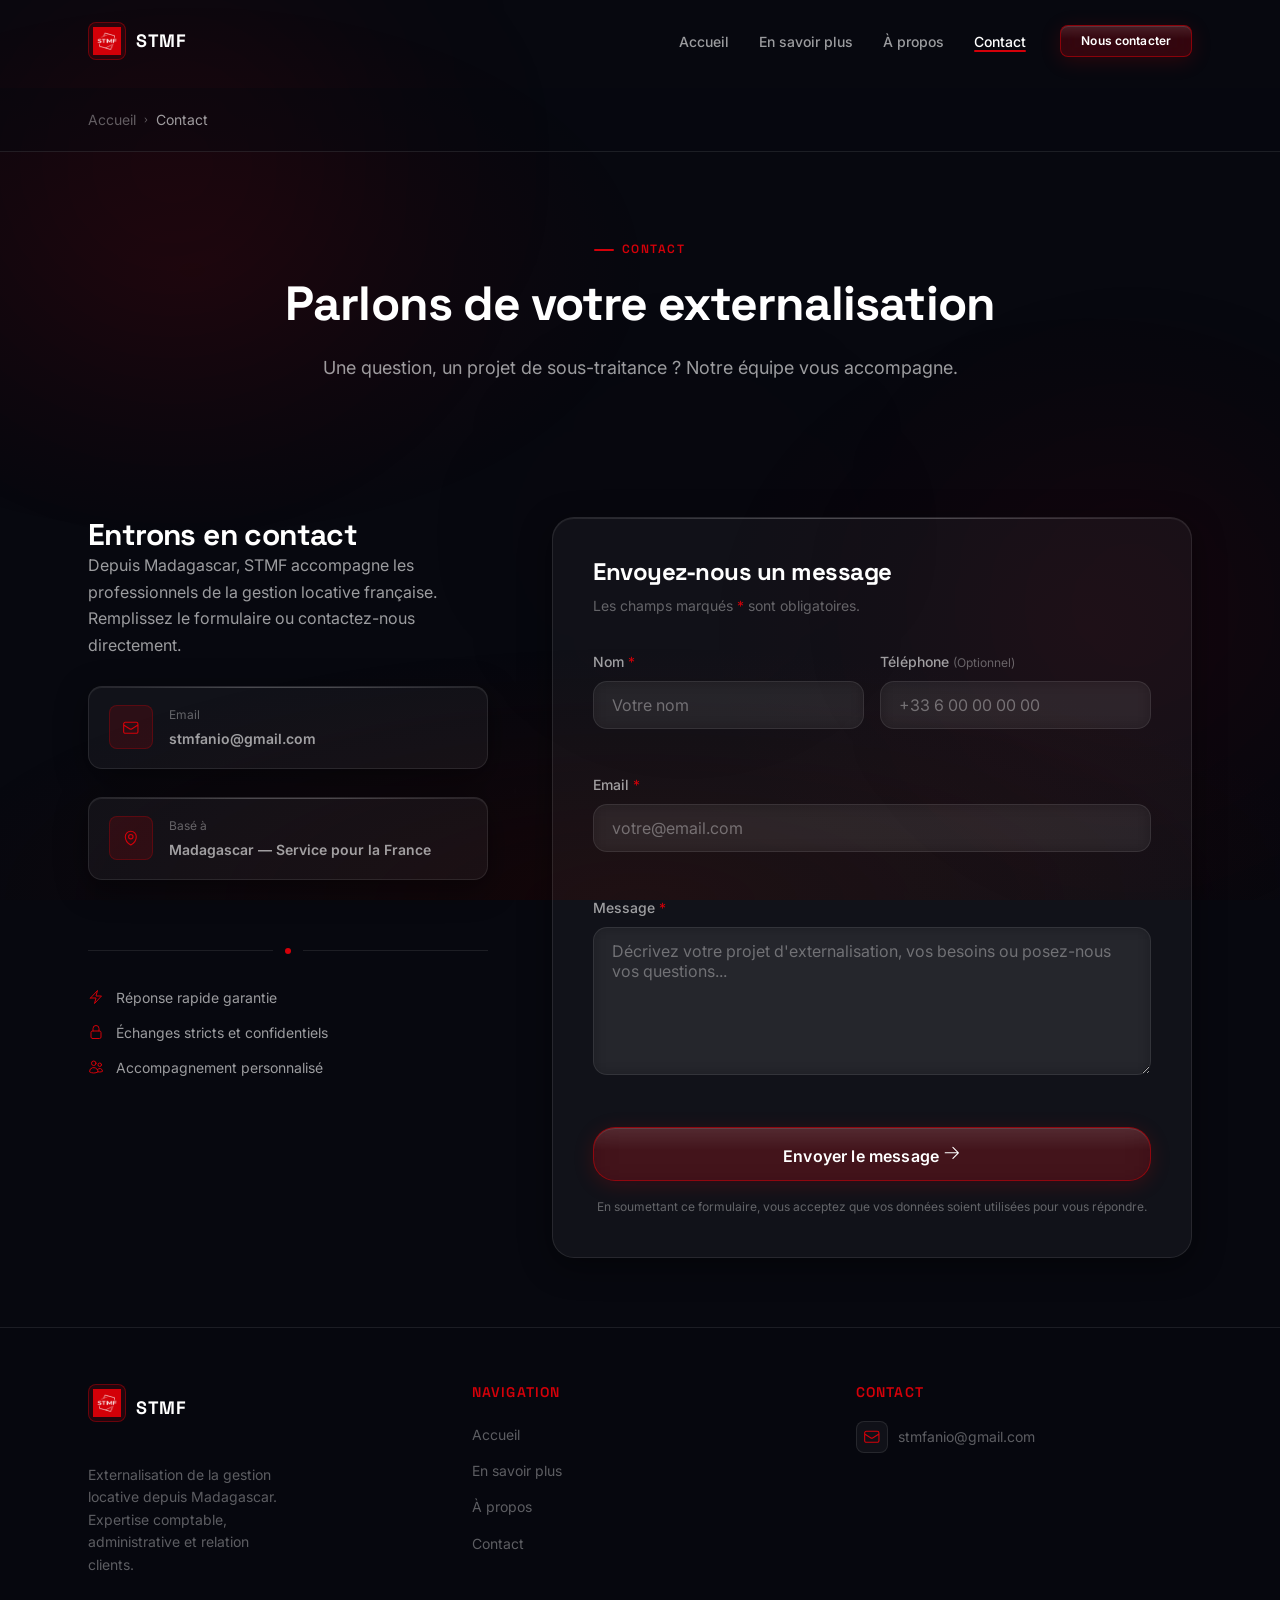
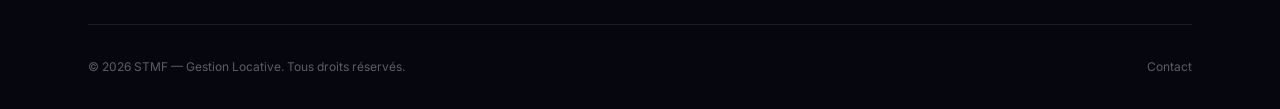
<file: contact.html>
<!DOCTYPE html>
<html lang="fr">
<head>
  <meta charset="UTF-8" />
  <meta name="viewport" content="width=device-width, initial-scale=1.0" />
  <meta http-equiv="X-UA-Compatible" content="IE=edge" />

  <!-- ─── SEO ─── -->
  <title>Contact — Parlons de votre externalisation | STMF Gestion Locative</title>
  <meta name="description" content="Contactez STMF pour un projet d'externalisation de gestion locative. Sous-traitance comptable, administrative ou relation clients : notre équipe à Madagascar répond à toutes vos questions." />
  <meta name="keywords" content="contact STMF gestion locative, externalisation gestion locative contact, sous-traitance comptable contact, devis externalisation immobilière" />
  <meta name="robots" content="index, follow" />
  <meta name="author" content="STMF — Gestion Locative" />
  <link rel="canonical" href="https://stmf-gestion-locative.com/contact.html" />

  <!-- ─── Open Graph ─── -->
  <meta property="og:type"        content="website" />
  <meta property="og:site_name"   content="STMF — Gestion Locative" />
  <meta property="og:url"         content="https://stmf-gestion-locative.com/contact.html" />
  <meta property="og:title"       content="Contact — Parlons de votre externalisation | STMF" />
  <meta property="og:description" content="Une question, un projet de sous-traitance ? L'équipe STMF vous répond." />
  <meta property="og:image"       content="https://res.cloudinary.com/kd5ujryr/image/upload/v1786178468/og-image-stmf_krdywx.png" />
  <meta property="og:locale"      content="fr_FR" />

  <!-- ─── Twitter Card ─── -->
  <meta name="twitter:card"        content="summary_large_image" />
  <meta name="twitter:title"       content="Contact — STMF Gestion Locative" />
  <meta name="twitter:description" content="Une question, un projet de sous-traitance ? L'équipe STMF vous répond." />
  <meta name="twitter:image"       content="https://res.cloudinary.com/kd5ujryr/image/upload/v1786178468/og-image-stmf_krdywx.png" />

  <!-- ─── Structured Data ─── -->
  <script type="application/ld+json">
  {
    "@context": "https://schema.org",
    "@type": "ContactPage",
    "url": "https://stmf-gestion-locative.com/contact.html",
    "name": "Contacter STMF — Gestion Locative",
    "description": "Page de contact de STMF pour tout projet d'externalisation de la gestion locative.",
    "mainEntity": {
      "@type": "ProfessionalService",
      "name": "STMF — Gestion Locative",
      "email": "stmfanio@gmail.com",
      "url": "https://stmf-gestion-locative.com",
      "address": {
        "@type": "PostalAddress",
        "addressCountry": "MG",
        "addressLocality": "Madagascar"
      },
      "areaServed": {"@type": "Country", "name": "France"}
    }
  }
  </script>
  <script type="application/ld+json">
  {
    "@context": "https://schema.org",
    "@type": "BreadcrumbList",
    "itemListElement": [
      {"@type": "ListItem", "position": 1, "name": "Accueil", "item": "https://stmf-gestion-locative.com/"},
      {"@type": "ListItem", "position": 2, "name": "Contact",  "item": "https://stmf-gestion-locative.com/contact.html"}
    ]
  }
  </script>

  <!-- ─── Favicons ─── -->
  <link rel="icon"             type="image/x-icon" href="assets/favicon/favicon.ico" />
  <link rel="icon"             type="image/png"    href="assets/favicon/favicon-32x32.png" sizes="32x32" />
  <link rel="icon"             type="image/png"    href="assets/favicon/favicon-16x16.png" sizes="16x16" />
  <link rel="apple-touch-icon"                     href="assets/favicon/apple-touch-icon.png" />
  <link rel="manifest"                             href="site.webmanifest" />
  <meta name="theme-color"    content="#d40009" />

  <link rel="preconnect" href="https://fonts.googleapis.com" />
  <link rel="preconnect" href="https://fonts.gstatic.com" crossorigin />

  <link rel="stylesheet" href="css/global.css" />
  <link rel="stylesheet" href="css/layout.css" />
  <link rel="stylesheet" href="css/components.css" />
  <link rel="stylesheet" href="css/animations.css" />
  <link rel="stylesheet" href="css/pages.css" />
</head>
<body>

<svg class="svg-filters" aria-hidden="true" focusable="false">
  <defs>
    <filter id="glass-distort" color-interpolation-filters="sRGB" x="-20%" y="-20%" width="140%" height="140%">
      <feTurbulence type="fractalNoise" baseFrequency="0.015 0.012" numOctaves="2" seed="4" result="noise"/>
      <feDisplacementMap in="SourceGraphic" in2="noise" scale="5" xChannelSelector="R" yChannelSelector="G"/>
    </filter>
  </defs>
</svg>

<div class="bg-orbs" aria-hidden="true">
  <div class="bg-orb bg-orb-1"></div>
  <div class="bg-orb bg-orb-2"></div>
  <div class="bg-orb bg-orb-3"></div>
</div>

<div class="site-wrap">

  <!-- ════ NAVBAR ════ -->
  <header>
    <nav class="navbar" id="navbar" role="navigation" aria-label="Navigation principale">
      <div class="container navbar__inner">
        <a href="index.html" class="navbar__brand" aria-label="STMF — Retour à l'accueil">
          <div class="brand-logo"><img src="assets/favicon/favicon-32x32.png" alt="Logo STMF" width="28" height="28" /></div>
          <span class="brand-name">STMF</span>
        </a>
        <div class="navbar__menu" role="menubar" aria-label="Liens de navigation">
          <ul class="nav-links" role="none">
            <li role="none"><a href="index.html"          class="nav-link" role="menuitem">Accueil</a></li>
            <li role="none"><a href="en-savoir-plus.html" class="nav-link" role="menuitem">En savoir plus</a></li>
            <li role="none"><a href="a-propos.html"       class="nav-link" role="menuitem">À propos</a></li>
            <li role="none"><a href="contact.html"        class="nav-link" role="menuitem">Contact</a></li>
          </ul>
          <div class="navbar__cta">
            <a href="contact.html" class="btn btn--primary btn--sm">Nous contacter</a>
          </div>
        </div>
        <button class="navbar__toggle" id="navToggle" aria-label="Ouvrir le menu" aria-expanded="false" aria-controls="navOverlay">
          <span class="toggle-bar"></span><span class="toggle-bar"></span><span class="toggle-bar"></span>
        </button>
      </div>
    </nav>
    <div class="nav-overlay" id="navOverlay" role="dialog" aria-modal="true" aria-label="Menu de navigation">
      <ul>
        <li><a href="index.html"          class="nav-link">Accueil</a></li>
        <li><a href="en-savoir-plus.html" class="nav-link">En savoir plus</a></li>
        <li><a href="a-propos.html"       class="nav-link">À propos</a></li>
        <li><a href="contact.html"        class="nav-link">Contact</a></li>
      </ul>
      <a href="contact.html" class="btn btn--primary btn--lg" style="margin-top:2rem;">Nous contacter</a>
    </div>
  </header>

  <!-- ════ MAIN ════ -->
  <main class="page page-content" id="main" tabindex="-1">

    <!-- Breadcrumb -->
    <nav class="breadcrumb" aria-label="Fil d'Ariane">
      <div class="container">
        <ol class="breadcrumb__list">
          <li class="breadcrumb__item"><a href="index.html">Accueil</a></li>
          <li class="breadcrumb__item" aria-hidden="true"><span class="breadcrumb__sep">›</span></li>
          <li class="breadcrumb__item breadcrumb__item--active" aria-current="page">Contact</li>
        </ol>
      </div>
    </nav>

    <!-- Page hero -->
    <section class="page-hero" aria-labelledby="contact-title">
      <div class="container">
        <span class="section__eyebrow" data-reveal="up">Contact</span>
        <h1 class="page-hero__title" id="contact-title" data-reveal="up" data-reveal-delay="100">
          Parlons de votre externalisation
        </h1>
        <p class="page-hero__desc" data-reveal="up" data-reveal-delay="200">
          Une question, un projet de sous-traitance&nbsp;? Notre équipe vous accompagne.
        </p>
      </div>
    </section>

    <!-- ── CONTACT GRID ──────────────── -->
    <section class="section section--sm" aria-label="Formulaire et coordonnées de contact">
      <div class="container">
        <div class="contact-grid">

          <!-- Informations de contact -->
          <aside class="contact-info" data-reveal="left" aria-label="Nos coordonnées">

            <div>
              <h2 class="contact-info__title">Entrons en contact</h2>
              <p class="contact-info__desc">
                Depuis Madagascar, STMF accompagne les professionnels de la gestion locative française. Remplissez le formulaire ou contactez-nous directement.
              </p>
            </div>

            <!-- Email -->
            <a href="mailto:stmfanio@gmail.com" class="glass-card contact-channel" aria-label="Envoyer un email à STMF">
              <div class="contact-channel__icon" aria-hidden="true"><svg class="icon-svg" xmlns="http://www.w3.org/2000/svg" fill="none" viewBox="0 0 24 24" stroke-width="1.5" stroke="currentColor" aria-hidden="true"><path stroke-linecap="round" stroke-linejoin="round" d="M21.75 6.75v10.5a2.25 2.25 0 01-2.25 2.25h-15a2.25 2.25 0 01-2.25-2.25V6.75m19.5 0A2.25 2.25 0 0019.5 4.5h-15a2.25 2.25 0 00-2.25 2.25m19.5 0v.243a2.25 2.25 0 01-1.07 1.916l-7.5 4.615a2.25 2.25 0 01-2.36 0L3.32 8.91a2.25 2.25 0 01-1.07-1.916V6.75"/></svg></div>
              <div>
                <div class="contact-channel__label">Email</div>
                <div class="contact-channel__value">stmfanio@gmail.com</div>
              </div>
            </a>
            <!-- Localisation -->
            <div class="glass-card contact-channel" style="cursor:default;">
              <div class="contact-channel__icon" aria-hidden="true"><svg class="icon-svg" xmlns="http://www.w3.org/2000/svg" fill="none" viewBox="0 0 24 24" stroke-width="1.5" stroke="currentColor" aria-hidden="true"><path stroke-linecap="round" stroke-linejoin="round" d="M15 10.5a3 3 0 11-6 0 3 3 0 016 0z"/><path stroke-linecap="round" stroke-linejoin="round" d="M19.5 10.5c0 7.142-7.5 11.25-7.5 11.25S4.5 17.642 4.5 10.5a7.5 7.5 0 1115 0z"/></svg></div>
              <div>
                <div class="contact-channel__label">Basé à</div>
                <div class="contact-channel__value">Madagascar — Service pour la France</div>
              </div>
            </div>

            <!-- Rappel valeurs -->
            <div style="margin-top:0.5rem;">
              <div class="sep"><div class="sep__dot" aria-hidden="true"></div></div>
              <div style="display:flex;flex-direction:column;gap:0.75rem;margin-top:1.25rem;">
                <div style="display:flex;align-items:center;gap:0.75rem;font-size:var(--ts-sm);color:var(--c-text-sec);">
                  <span class="icon-inline" aria-hidden="true"><svg class="icon-svg" xmlns="http://www.w3.org/2000/svg" fill="none" viewBox="0 0 24 24" stroke-width="1.5" stroke="currentColor" aria-hidden="true"><path stroke-linecap="round" stroke-linejoin="round" d="M3.75 13.5l10.5-11.25L12 10.5h8.25L9.75 21.75 12 13.5H3.75z"/></svg></span> Réponse rapide garantie
                </div>
                <div style="display:flex;align-items:center;gap:0.75rem;font-size:var(--ts-sm);color:var(--c-text-sec);">
                  <span class="icon-inline" aria-hidden="true"><svg class="icon-svg" xmlns="http://www.w3.org/2000/svg" fill="none" viewBox="0 0 24 24" stroke-width="1.5" stroke="currentColor" aria-hidden="true"><path stroke-linecap="round" stroke-linejoin="round" d="M16.5 10.5V6.75a4.5 4.5 0 10-9 0v3.75m-.75 11.25h10.5a2.25 2.25 0 002.25-2.25v-6.75a2.25 2.25 0 00-2.25-2.25H6.75a2.25 2.25 0 00-2.25 2.25v6.75a2.25 2.25 0 002.25 2.25z"/></svg></span> Échanges stricts et confidentiels
                </div>
                <div style="display:flex;align-items:center;gap:0.75rem;font-size:var(--ts-sm);color:var(--c-text-sec);">
                  <span class="icon-inline" aria-hidden="true"><svg class="icon-svg" xmlns="http://www.w3.org/2000/svg" fill="none" viewBox="0 0 24 24" stroke-width="1.5" stroke="currentColor" aria-hidden="true"><path stroke-linecap="round" stroke-linejoin="round" d="M15 19.128a9.38 9.38 0 002.625.372 9.337 9.337 0 004.121-.952 4.125 4.125 0 00-7.533-2.493M15 19.128v-.003c0-1.113-.285-2.16-.786-3.07M15 19.128v.106A12.318 12.318 0 018.624 21c-2.331 0-4.512-.645-6.374-1.766l-.001-.109a6.375 6.375 0 0111.964-3.07M12 6.375a3.375 3.375 0 11-6.75 0 3.375 3.375 0 016.75 0zm8.25 2.25a2.625 2.625 0 11-5.25 0 2.625 2.625 0 015.25 0z"/></svg></span> Accompagnement personnalisé
                </div>
              </div>
            </div>

          </aside>

          <!-- Formulaire -->
          <div class="glass-card contact-form-wrap" data-reveal="right">
            <h2 style="font-size:var(--ts-2xl);margin-bottom:0.5rem;">Envoyez-nous un message</h2>
            <p style="font-size:var(--ts-sm);color:var(--c-text-muted);margin-bottom:2rem;">
              Les champs marqués <span class="required-star">*</span> sont obligatoires.
            </p>


            <form
              id="contactForm"
              action="https://formspree.io/f/xrpzprly"
              method="POST"
              novalidate
              aria-label="Formulaire de contact STMF"
            >
              <!-- Honeypot anti-spam (caché aux utilisateurs, visible aux bots) -->
              <input type="text" name="_honey" class="honeypot-field" tabindex="-1" autocomplete="off" aria-hidden="true" />
              <!-- Redirection Formspree désactivée (on gère via JS) -->
              <input type="hidden" name="_next" value="" />

              <div class="form-row">
                <!-- Nom -->
                <div class="form-group">
                  <label class="form-label" for="field-name">
                    Nom <span style="color:var(--c-red);" aria-hidden="true">*</span>
                  </label>
                  <input
                    type="text"
                    id="field-name"
                    name="name"
                    class="form-control"
                    placeholder="Votre nom"
                    autocomplete="name"
                    required
                    maxlength="80"
                    data-field="name"
                    aria-required="true"
                    aria-describedby="error-name"
                  />
                  <span class="form-error" id="error-name" data-error="name" role="alert" aria-live="polite"></span>
                </div>

                <!-- Téléphone (optionnel) -->
                <div class="form-group">
                  <label class="form-label" for="field-phone">
                    Téléphone <span style="color:var(--c-text-muted);font-size:var(--ts-xs);">(Optionnel)</span>
                  </label>
                  <input
                    type="tel"
                    id="field-phone"
                    name="phone"
                    class="form-control"
                    placeholder="+33 6 00 00 00 00"
                    autocomplete="tel"
                    maxlength="20"
                    data-field="phone"
                    aria-describedby="error-phone"
                  />
                  <span class="form-error" id="error-phone" data-error="phone" role="alert" aria-live="polite"></span>
                </div>
              </div>

              <!-- Email -->
              <div class="form-group">
                <label class="form-label" for="field-email">
                  Email <span style="color:var(--c-red);" aria-hidden="true">*</span>
                </label>
                <input
                  type="email"
                  id="field-email"
                  name="email"
                  class="form-control"
                  placeholder="votre@email.com"
                  autocomplete="email"
                  required
                  maxlength="120"
                  data-field="email"
                  aria-required="true"
                  aria-describedby="error-email"
                />
                <span class="form-error" id="error-email" data-error="email" role="alert" aria-live="polite"></span>
              </div>

              <!-- Message -->
              <div class="form-group">
                <label class="form-label" for="field-message">
                  Message <span style="color:var(--c-red);" aria-hidden="true">*</span>
                </label>
                <textarea
                  id="field-message"
                  name="message"
                  class="form-control"
                  placeholder="Décrivez votre projet d'externalisation, vos besoins ou posez-nous vos questions..."
                  rows="6"
                  required
                  minlength="15"
                  maxlength="2000"
                  data-field="message"
                  aria-required="true"
                  aria-describedby="error-message"
                ></textarea>
                <span class="form-error" id="error-message" data-error="message" role="alert" aria-live="polite"></span>
              </div>

              <!-- Statut de soumission -->
              <div class="form-status" data-status role="status" aria-live="polite"></div>

              <!-- Submit -->
              <button
                type="submit"
                class="btn btn--primary btn--lg"
                data-submit
                aria-label="Envoyer le message de contact"
                style="width:100%;justify-content:center;margin-top:0.5rem;"
              >
                <span data-btn-text>
                  Envoyer le message
                  <span class="btn__icon" aria-hidden="true"><svg class="icon-svg" xmlns="http://www.w3.org/2000/svg" fill="none" viewBox="0 0 24 24" stroke-width="1.5" stroke="currentColor" aria-hidden="true"><path stroke-linecap="round" stroke-linejoin="round" d="M13.5 4.5L21 12m0 0l-7.5 7.5M21 12H3"/></svg></span>
                </span>
                <span data-btn-spinner style="display:none;" aria-label="Envoi en cours…">
                  <span class="spinner" aria-hidden="true"></span>
                  &nbsp;Envoi en cours…
                </span>
              </button>

              <p style="font-size:var(--ts-xs);color:var(--c-text-muted);text-align:center;margin-top:1rem;">
                En soumettant ce formulaire, vous acceptez que vos données soient utilisées pour vous répondre.
              </p>

            </form>
          </div>

        </div>
      </div>
    </section>

  </main>

  <!-- ════ FOOTER ════ -->
  <footer class="footer" role="contentinfo">
    <div class="container">
      <div class="footer__grid">
        <div class="footer__brand">
          <a href="index.html" style="display:inline-flex;gap:0.625rem;align-items:center;margin-bottom:0.875rem;text-decoration:none;" aria-label="STMF — Accueil">
            <div class="brand-logo"><img src="assets/favicon/favicon-32x32.png" alt="Logo STMF" width="28" height="28" /></div>
            <span class="brand-name">STMF</span>
          </a>
          <p class="footer__desc">Externalisation de la gestion locative depuis Madagascar. Expertise comptable, administrative et relation clients.</p>
        </div>
        <nav aria-label="Liens secondaires">
          <h3 class="footer__heading">Navigation</h3>
          <ul class="footer__links">
            <li><a href="index.html"          class="footer__link">Accueil</a></li>
            <li><a href="en-savoir-plus.html" class="footer__link">En savoir plus</a></li>
            <li><a href="a-propos.html"       class="footer__link">À propos</a></li>
            <li><a href="contact.html"        class="footer__link">Contact</a></li>
          </ul>
        </nav>
        <div>
          <h3 class="footer__heading">Contact</h3>
          <a href="mailto:stmfanio@gmail.com" class="footer__contact-item">
            <span class="footer__contact-icon" aria-hidden="true"><svg class="icon-svg" xmlns="http://www.w3.org/2000/svg" fill="none" viewBox="0 0 24 24" stroke-width="1.5" stroke="currentColor" aria-hidden="true"><path stroke-linecap="round" stroke-linejoin="round" d="M21.75 6.75v10.5a2.25 2.25 0 01-2.25 2.25h-15a2.25 2.25 0 01-2.25-2.25V6.75m19.5 0A2.25 2.25 0 0019.5 4.5h-15a2.25 2.25 0 00-2.25 2.25m19.5 0v.243a2.25 2.25 0 01-1.07 1.916l-7.5 4.615a2.25 2.25 0 01-2.36 0L3.32 8.91a2.25 2.25 0 01-1.07-1.916V6.75"/></svg></span>
            <span>stmfanio@gmail.com</span>
          </a>
        </div>
      </div>
      <div class="footer__bottom">
        <p class="footer__copy">© 2026 STMF — Gestion Locative. Tous droits réservés.</p>
        <div class="footer__legal"><a href="contact.html">Contact</a></div>
      </div>
    </div>
  </footer>

</div><!-- /site-wrap -->

<!-- contact.js chargé en dernier : dépend de app.js (Utils) -->
<script src="js/app.js"     defer></script>
<script src="js/ui.js"      defer></script>
<script src="js/contact.js" defer></script>

</body>
</html>
</file>
<file: css/global.css>
/* ============================================================
   STMF — GESTION LOCATIVE | global.css
   Design tokens, reset, typography
   © 2026 STMF — Architecture: Andry / Dev
   ============================================================ */

/* ─── Google Fonts ─── */
@import url('https://fonts.googleapis.com/css2?family=Space+Grotesk:wght@400;500;600;700&family=Inter:wght@400;500;600&display=swap');

/* ─── Design Tokens ─── */
:root {
  /* Palette */
  --c-bg:          #07080f;
  --c-bg-2:        #0c0d16;
  --c-bg-3:        #11121c;
  --c-red:         #d40009;
  --c-red-light:   #ff2229;
  --c-red-dim:     rgba(212, 0, 9, 0.14);
  --c-red-glow:    rgba(212, 0, 9, 0.28);
  --c-white:       #ffffff;
  --c-text:        rgba(255, 255, 255, 0.92);
  --c-text-sec:    rgba(255, 255, 255, 0.60);
  --c-text-muted:  rgba(255, 255, 255, 0.35);

  /* Glass system */
  --g-bg:          rgba(255, 255, 255, 0.045);
  --g-bg-hover:    rgba(255, 255, 255, 0.08);
  --g-bg-strong:   rgba(255, 255, 255, 0.10);
  --g-border:      rgba(255, 255, 255, 0.09);
  --g-border-h:    rgba(255, 255, 255, 0.18);
  --g-border-red:  rgba(212, 0, 9, 0.40);
  --g-blur:        blur(28px) saturate(160%);
  --g-blur-sm:     blur(16px) saturate(140%);
  --g-shadow:      0 8px 32px rgba(0, 0, 0, 0.45), inset 0 1px 0 rgba(255,255,255,0.07);
  --g-shadow-h:    0 20px 56px rgba(0, 0, 0, 0.55), inset 0 1px 0 rgba(255,255,255,0.11);
  --g-shadow-red:  0 0 40px rgba(212, 0, 9, 0.20);

  /* Typography */
  --ff-display:    'Space Grotesk', -apple-system, sans-serif;
  --ff-body:       'Inter', -apple-system, sans-serif;

  /* Scale */
  --ts-xs:   0.75rem;   /* 12px */
  --ts-sm:   0.875rem;  /* 14px */
  --ts-base: 1rem;      /* 16px */
  --ts-lg:   1.125rem;  /* 18px */
  --ts-xl:   1.25rem;   /* 20px */
  --ts-2xl:  1.5rem;    /* 24px */
  --ts-3xl:  1.875rem;  /* 30px */
  --ts-4xl:  clamp(2rem, 3.5vw, 2.5rem);
  --ts-5xl:  clamp(2.5rem, 4.5vw, 3.5rem);
  --ts-hero: clamp(2.75rem, 5.5vw, 4.5rem);

  /* Radius */
  --r-sm:   8px;
  --r-md:   14px;
  --r-lg:   22px;
  --r-xl:   32px;
  --r-pill: 9999px;

  /* Spacing */
  --sp-section: clamp(5rem, 9vw, 8rem);
  --sp-nav:     88px; /* navbar height compensation */

  /* Transitions */
  --t-fast:   0.18s ease;
  --t-base:   0.30s cubic-bezier(0.4, 0, 0.2, 1);
  --t-slow:   0.55s cubic-bezier(0.4, 0, 0.2, 1);

  /* Container */
  --max-w: 1200px;
  --gutter: clamp(1.25rem, 5vw, 3rem);
}

/* ─── Reset ─── */
*,
*::before,
*::after {
  box-sizing: border-box;
  margin: 0;
  padding: 0;
}

html {
  scroll-behavior: smooth;
  -webkit-text-size-adjust: 100%;
  text-size-adjust: 100%;
}

body {
  font-family: var(--ff-body);
  font-size: var(--ts-base);
  line-height: 1.65;
  color: var(--c-text);
  background-color: var(--c-bg);
  min-height: 100vh;
  overflow-x: hidden;
  -webkit-font-smoothing: antialiased;
  -moz-osx-font-smoothing: grayscale;
}

/* ─── Animated background ─── */
body::before {
  content: '';
  position: fixed;
  inset: 0;
  z-index: 0;
  pointer-events: none;
  background:
    radial-gradient(ellipse 60% 50% at 15% 30%,  rgba(212, 0, 9, 0.07)  0%, transparent 60%),
    radial-gradient(ellipse 50% 60% at 85% 70%,  rgba(180, 0, 8, 0.05)  0%, transparent 60%),
    radial-gradient(ellipse 80% 40% at 50% 100%, rgba(30,  5, 5, 0.60)  0%, transparent 70%);
}

/* ─── Global layout wrapper ─── */
.site-wrap {
  position: relative;
  z-index: 1;
  min-height: 100vh;
}

/* ─── Typography ─── */
h1, h2, h3, h4, h5, h6 {
  font-family: var(--ff-display);
  font-weight: 700;
  line-height: 1.18;
  letter-spacing: -0.02em;
  color: var(--c-white);
}

h1 { font-size: var(--ts-hero); }
h2 { font-size: var(--ts-5xl); }
h3 { font-size: var(--ts-3xl); }
h4 { font-size: var(--ts-2xl); }
h5 { font-size: var(--ts-xl);  }
h6 { font-size: var(--ts-lg);  }

p {
  color: var(--c-text-sec);
  line-height: 1.70;
}

a {
  color: inherit;
  text-decoration: none;
}

img, picture, video, canvas, svg {
  display: block;
  max-width: 100%;
}

ul, ol { list-style: none; }

button, input, textarea, select {
  font-family: var(--ff-body);
  font-size: var(--ts-base);
}

button { cursor: pointer; border: none; background: none; }

/* ─── Utilities ─── */
.sr-only {
  position: absolute;
  width: 1px; height: 1px;
  padding: 0; margin: -1px;
  overflow: hidden;
  clip: rect(0,0,0,0);
  white-space: nowrap;
  border: 0;
}

.container {
  width: 100%;
  max-width: var(--max-w);
  margin-inline: auto;
  padding-inline: var(--gutter);
}

/* Text utilities */
.text-red     { color: var(--c-red); }
.text-muted   { color: var(--c-text-muted); }
.text-center  { text-align: center; }
.font-display { font-family: var(--ff-display); }

/* SVG filter for liquid glass distortion (progressive enhancement) */
.svg-filters {
  position: absolute;
  width: 0;
  height: 0;
  overflow: hidden;
  pointer-events: none;
}

/* ─── Focus / Accessibility ─── */
:focus-visible {
  outline: 2px solid var(--c-red);
  outline-offset: 3px;
  border-radius: 4px;
}

/* ─── Selection ─── */
::selection {
  background: var(--c-red-dim);
  color: var(--c-white);
}

/* ─── Scrollbar (Webkit) ─── */
::-webkit-scrollbar { width: 6px; }
::-webkit-scrollbar-track { background: var(--c-bg); }
::-webkit-scrollbar-thumb { background: rgba(212,0,9,0.4); border-radius: var(--r-pill); }
::-webkit-scrollbar-thumb:hover { background: var(--c-red); }

/* ─── Reduced motion ─── */
@media (prefers-reduced-motion: reduce) {
  *, *::before, *::after {
    animation-duration: 0.01ms !important;
    animation-iteration-count: 1 !important;
    transition-duration: 0.01ms !important;
  }
  html { scroll-behavior: auto; }
}
</file>
<file: css/layout.css>
/* ============================================================
   STMF — GESTION LOCATIVE | layout.css
   Navigation, footer, section structure, grid, breadcrumb
   ============================================================ */

/* ─── Background orbs (decorative, fixed) ─── */
.bg-orbs {
  position: fixed;
  inset: 0;
  z-index: 0;
  pointer-events: none;
  overflow: hidden;
}

.bg-orb {
  position: absolute;
  border-radius: 50%;
  filter: blur(90px);
  will-change: transform;
  animation: orb-drift 25s ease-in-out infinite alternate;
}

.bg-orb-1 {
  width: min(600px, 60vw);
  height: min(600px, 60vw);
  background: radial-gradient(circle, rgba(212,0,9,0.09) 0%, transparent 70%);
  top: -15%;
  left: -10%;
  animation-duration: 28s;
}

.bg-orb-2 {
  width: min(500px, 50vw);
  height: min(500px, 50vw);
  background: radial-gradient(circle, rgba(160,0,6,0.07) 0%, transparent 70%);
  bottom: 5%;
  right: -8%;
  animation-duration: 22s;
  animation-delay: -10s;
}

.bg-orb-3 {
  width: min(350px, 35vw);
  height: min(350px, 35vw);
  background: radial-gradient(circle, rgba(80,0,3,0.06) 0%, transparent 70%);
  top: 40%;
  left: 40%;
  animation-duration: 32s;
  animation-delay: -18s;
}

/* ─── NAVBAR ─── */
.navbar {
  position: fixed;
  top: 0;
  left: 0;
  right: 0;
  z-index: 1000;
  padding-block: 1.375rem;
  background: transparent;
  border-bottom: 1px solid transparent;
  transition:
    background var(--t-base),
    border-color var(--t-base),
    padding-block var(--t-base),
    backdrop-filter var(--t-base);
}

.navbar.is-scrolled {
  background: rgba(7, 8, 15, 0.82);
  backdrop-filter: var(--g-blur);
  -webkit-backdrop-filter: var(--g-blur);
  border-bottom-color: var(--g-border);
  padding-block: 1rem;
}

.navbar__inner {
  display: flex;
  align-items: center;
  justify-content: space-between;
  gap: 2rem;
}

/* Brand */
.navbar__brand {
  display: flex;
  align-items: center;
  gap: 0.625rem;
  flex-shrink: 0;
}

.brand-logo {
  display: flex;
  align-items: center;
  justify-content: center;
  width: 38px;
  height: 38px;
  border-radius: var(--r-sm);
  overflow: hidden;
  border: 1px solid var(--g-border-red);
  background: var(--c-red-dim);
}

.brand-logo img {
  width: 28px;
  height: 28px;
  object-fit: contain;
}

.brand-name {
  font-family: var(--ff-display);
  font-weight: 700;
  font-size: 1.125rem;
  letter-spacing: 0.04em;
  color: var(--c-white);
}

.brand-tagline {
  font-size: var(--ts-xs);
  color: var(--c-text-muted);
  letter-spacing: 0.02em;
  display: none;
}

/* Nav links */
.navbar__menu {
  display: flex;
  align-items: center;
  gap: 0.25rem;
}

.nav-links {
  display: flex;
  align-items: center;
  gap: 0.125rem;
}

.nav-link {
  position: relative;
  padding: 0.5rem 0.875rem;
  font-size: var(--ts-sm);
  font-weight: 500;
  color: var(--c-text-sec);
  border-radius: var(--r-sm);
  transition: color var(--t-fast), background var(--t-fast);
}

.nav-link::after {
  content: '';
  position: absolute;
  bottom: 6px;
  left: 50%;
  transform: translateX(-50%) scaleX(0);
  width: calc(100% - 1.75rem);
  height: 1.5px;
  background: var(--c-red);
  border-radius: var(--r-pill);
  transition: transform var(--t-base);
  transform-origin: center;
}

.nav-link:hover {
  color: var(--c-white);
  background: rgba(255,255,255,0.05);
}

.nav-link:hover::after,
.nav-link.is-active::after {
  transform: translateX(-50%) scaleX(1);
}

.nav-link.is-active {
  color: var(--c-white);
}

.navbar__cta {
  margin-left: 1rem;
}

/* Hamburger toggle */
.navbar__toggle {
  display: none;
  flex-direction: column;
  justify-content: center;
  gap: 5px;
  width: 40px;
  height: 40px;
  padding: 0.5rem;
  border-radius: var(--r-sm);
  background: var(--g-bg);
  border: 1px solid var(--g-border);
  cursor: pointer;
  transition: background var(--t-fast);
}

.navbar__toggle:hover {
  background: var(--g-bg-hover);
}

.toggle-bar {
  display: block;
  width: 100%;
  height: 1.5px;
  background: var(--c-text);
  border-radius: var(--r-pill);
  transition: transform var(--t-base), opacity var(--t-fast), width var(--t-fast);
  transform-origin: center;
}

.navbar__toggle[aria-expanded="true"] .toggle-bar:nth-child(1) {
  transform: translateY(6.5px) rotate(45deg);
}

.navbar__toggle[aria-expanded="true"] .toggle-bar:nth-child(2) {
  opacity: 0;
  width: 0;
}

.navbar__toggle[aria-expanded="true"] .toggle-bar:nth-child(3) {
  transform: translateY(-6.5px) rotate(-45deg);
}

/* Mobile nav overlay */
.nav-overlay {
  display: none;
  position: fixed;
  inset: 0;
  background: rgba(7, 8, 15, 0.96);
  backdrop-filter: var(--g-blur);
  -webkit-backdrop-filter: var(--g-blur);
  z-index: 999;
  flex-direction: column;
  align-items: center;
  justify-content: center;
  gap: 0.5rem;
  opacity: 0;
  transition: opacity var(--t-base);
}

.nav-overlay.is-open {
  display: flex;
  opacity: 1;
}

.nav-overlay .nav-link {
  font-size: var(--ts-2xl);
  font-family: var(--ff-display);
  font-weight: 600;
  padding: 0.75rem 2rem;
  color: var(--c-text-sec);
}

.nav-overlay .nav-link:hover,
.nav-overlay .nav-link.is-active {
  color: var(--c-white);
}

.nav-overlay .btn {
  margin-top: 1rem;
  font-size: var(--ts-lg);
}

/* ─── FOOTER ─── */
.footer {
  position: relative;
  z-index: 1;
  background: rgba(7, 8, 15, 0.95);
  border-top: 1px solid var(--g-border);
  padding-block: 3.5rem 2rem;
}

.footer__grid {
  display: grid;
  grid-template-columns: 1fr 1fr 1fr;
  gap: 3rem;
  margin-bottom: 3rem;
}

.footer__brand .brand-logo {
  margin-bottom: 1rem;
}

.footer__brand .brand-name {
  margin-bottom: 0.375rem;
}

.footer__desc {
  font-size: var(--ts-sm);
  color: var(--c-text-muted);
  line-height: 1.6;
  margin-top: 0.75rem;
  max-width: 22ch;
}

.footer__heading {
  font-family: var(--ff-display);
  font-size: var(--ts-sm);
  font-weight: 600;
  letter-spacing: 0.08em;
  text-transform: uppercase;
  color: var(--c-red);
  margin-bottom: 1.25rem;
}

.footer__links {
  display: flex;
  flex-direction: column;
  gap: 0.625rem;
}

.footer__link {
  font-size: var(--ts-sm);
  color: var(--c-text-muted);
  transition: color var(--t-fast);
}

.footer__link:hover { color: var(--c-white); }

.footer__contact-item {
  display: flex;
  align-items: center;
  gap: 0.625rem;
  font-size: var(--ts-sm);
  color: var(--c-text-muted);
  margin-bottom: 0.625rem;
  transition: color var(--t-fast);
}

.footer__contact-item:hover { color: var(--c-white); }

.footer__contact-icon {
  flex-shrink: 0;
  width: 32px;
  height: 32px;
  display: flex;
  align-items: center;
  justify-content: center;
  background: var(--g-bg);
  border: 1px solid var(--g-border);
  border-radius: var(--r-sm);
  font-size: 0.875rem;
}

.footer__bottom {
  display: flex;
  align-items: center;
  justify-content: space-between;
  gap: 1rem;
  padding-top: 2rem;
  border-top: 1px solid var(--g-border);
}

.footer__copy {
  font-size: var(--ts-xs);
  color: var(--c-text-muted);
}

.footer__legal {
  display: flex;
  gap: 1.5rem;
}

.footer__legal a {
  font-size: var(--ts-xs);
  color: var(--c-text-muted);
  transition: color var(--t-fast);
}

.footer__legal a:hover { color: var(--c-white); }

/* ─── PAGE WRAPPER (content below fixed nav) ─── */
.page {
  position: relative;
  z-index: 1;
  min-height: 100vh;
}

.page-content {
  padding-top: var(--sp-nav);
}

/* ─── SECTION BASE ─── */
.section {
  padding-block: var(--sp-section);
}

.section--sm { padding-block: calc(var(--sp-section) * 0.6); }
.section--lg { padding-block: calc(var(--sp-section) * 1.25); }

.section__header {
  text-align: center;
  margin-bottom: 3.5rem;
}

.section__header--left { text-align: left; }

.section__eyebrow {
  display: inline-flex;
  align-items: center;
  gap: 0.5rem;
  font-family: var(--ff-display);
  font-size: var(--ts-xs);
  font-weight: 600;
  letter-spacing: 0.12em;
  text-transform: uppercase;
  color: var(--c-red);
  margin-bottom: 1rem;
}

.section__eyebrow::before {
  content: '';
  display: block;
  width: 20px;
  height: 1.5px;
  background: var(--c-red);
  border-radius: var(--r-pill);
}

.section__title {
  margin-bottom: 1.25rem;
}

.section__subtitle {
  font-size: var(--ts-lg);
  color: var(--c-text-sec);
  max-width: 62ch;
  line-height: 1.65;
  margin-inline: auto;
}

.section__subtitle--left { margin-inline: 0; }

/* ─── BREADCRUMB ─── */
.breadcrumb {
  padding-block: 1.25rem;
  border-bottom: 1px solid var(--g-border);
  margin-bottom: 0;
  background: rgba(7,8,15,0.4);
  backdrop-filter: blur(12px);
  -webkit-backdrop-filter: blur(12px);
}

.breadcrumb__list {
  display: flex;
  align-items: center;
  gap: 0.5rem;
  flex-wrap: wrap;
}

.breadcrumb__item {
  display: flex;
  align-items: center;
  gap: 0.5rem;
  font-size: var(--ts-sm);
  color: var(--c-text-muted);
}

.breadcrumb__item a {
  color: var(--c-text-muted);
  transition: color var(--t-fast);
}

.breadcrumb__item a:hover { color: var(--c-red); }

.breadcrumb__item--active { color: var(--c-text-sec); }

.breadcrumb__sep {
  color: var(--c-text-muted);
  font-size: 0.625rem;
}

/* ─── PAGE HERO BANNER (sub-pages) ─── */
.page-hero {
  padding-block: 5rem 4rem;
  text-align: center;
}

.page-hero__title {
  font-size: clamp(2rem, 4vw, 3rem);
  margin-bottom: 1.25rem;
}

.page-hero__desc {
  font-size: var(--ts-lg);
  color: var(--c-text-sec);
  max-width: 60ch;
  margin-inline: auto;
}

/* ─── RESPONSIVE ─── */
@media (max-width: 960px) {
  .navbar__menu {
    display: none;
  }

  .navbar__toggle {
    display: flex;
  }

  .footer__grid {
    grid-template-columns: 1fr 1fr;
    gap: 2rem;
  }

  .footer__brand {
    grid-column: 1 / -1;
  }
}

@media (max-width: 600px) {
  .footer__grid {
    grid-template-columns: 1fr;
  }

  .footer__bottom {
    flex-direction: column;
    text-align: center;
    gap: 0.75rem;
  }

  .footer__legal {
    justify-content: center;
  }
}
</file>
<file: css/components.css>
/* ============================================================
   STMF — GESTION LOCATIVE | components.css
   Buttons, glass cards, badges, form, icons, feature lists
   ============================================================ */

/* ═══════════════════════════════════════════════
   BUTTONS
═══════════════════════════════════════════════ */

.btn {
  display: inline-flex;
  align-items: center;
  justify-content: center;
  gap: 0.5rem;
  padding: 0.8125rem 1.875rem;
  font-family: var(--ff-body);
  font-size: var(--ts-sm);
  font-weight: 600;
  line-height: 1;
  border-radius: var(--r-md);
  text-decoration: none;
  white-space: nowrap;
  cursor: pointer;
  transition: all var(--t-base);
  position: relative;
  overflow: hidden;
  letter-spacing: 0.01em;
}

.btn::before {
  content: '';
  position: absolute;
  top: 0;
  left: 0;
  right: 0;
  height: 42%;
  background: linear-gradient(180deg, rgba(255,255,255,0.10), transparent);
  pointer-events: none;
  transition: opacity var(--t-fast);
}

/* Primary: Red glass */
.btn--primary {
  background: rgba(212, 0, 9, 0.22);
  border: 1px solid rgba(212, 0, 9, 0.55);
  color: var(--c-white);
  backdrop-filter: var(--g-blur-sm);
  -webkit-backdrop-filter: var(--g-blur-sm);
  box-shadow: 0 4px 20px rgba(212, 0, 9, 0.18), inset 0 1px 0 rgba(255,255,255,0.10);
}

.btn--primary:hover {
  background: rgba(212, 0, 9, 0.36);
  border-color: rgba(212, 0, 9, 0.80);
  box-shadow: 0 8px 32px rgba(212, 0, 9, 0.32), inset 0 1px 0 rgba(255,255,255,0.14);
  transform: translateY(-2px);
}

.btn--primary:active {
  transform: translateY(0);
}

/* Ghost: transparent glass */
.btn--ghost {
  background: var(--g-bg);
  border: 1px solid var(--g-border);
  color: var(--c-text-sec);
  backdrop-filter: var(--g-blur-sm);
  -webkit-backdrop-filter: var(--g-blur-sm);
}

.btn--ghost:hover {
  background: var(--g-bg-hover);
  border-color: var(--g-border-h);
  color: var(--c-white);
  transform: translateY(-2px);
}

/* Sizes */
.btn--sm {
  padding: 0.5625rem 1.25rem;
  font-size: var(--ts-xs);
  border-radius: var(--r-sm);
}

.btn--lg {
  padding: 1rem 2.5rem;
  font-size: var(--ts-base);
  border-radius: var(--r-lg);
}

/* Icon inside button */
.btn__icon {
  display: inline-flex;
  align-items: center;
  font-style: normal;
  transition: transform var(--t-fast);
}

.btn:hover .btn__icon { transform: translateX(3px); }

/* ═══════════════════════════════════════════════
   GLASS CARD
═══════════════════════════════════════════════ */

.glass-card {
  position: relative;
  background: var(--g-bg);
  backdrop-filter: var(--g-blur);
  -webkit-backdrop-filter: var(--g-blur);
  border: 1px solid var(--g-border);
  border-radius: var(--r-lg);
  box-shadow: var(--g-shadow);
  transition: all var(--t-base);
  overflow: hidden;
}

/* Top inner highlight line */
.glass-card::before {
  content: '';
  position: absolute;
  top: 0;
  left: 0;
  right: 0;
  height: 1px;
  background: linear-gradient(90deg, transparent 0%, rgba(255,255,255,0.18) 40%, rgba(255,255,255,0.18) 60%, transparent 100%);
  pointer-events: none;
}

.glass-card:hover {
  background: var(--g-bg-hover);
  border-color: var(--g-border-h);
  box-shadow: var(--g-shadow-h);
  transform: translateY(-5px);
}

/* Red accent variant */
.glass-card--red:hover {
  border-color: var(--g-border-red);
  box-shadow: var(--g-shadow-h), var(--g-shadow-red);
}

/* Stronger variant */
.glass-card--strong {
  background: var(--g-bg-strong);
  border-color: rgba(255,255,255,0.12);
}

/* Static (no hover transform) */
.glass-card--static:hover {
  transform: none;
  background: var(--g-bg-hover);
}

/* ═══════════════════════════════════════════════
   BADGE / PILL
═══════════════════════════════════════════════ */

.badge {
  display: inline-flex;
  align-items: center;
  gap: 0.375rem;
  padding: 0.375rem 0.875rem;
  font-family: var(--ff-display);
  font-size: var(--ts-xs);
  font-weight: 600;
  letter-spacing: 0.08em;
  text-transform: uppercase;
  border-radius: var(--r-pill);
  border: 1px solid;
}

.badge--red {
  color: var(--c-red);
  background: var(--c-red-dim);
  border-color: rgba(212, 0, 9, 0.28);
}

.badge--glass {
  color: var(--c-text-sec);
  background: var(--g-bg);
  border-color: var(--g-border);
}

.badge__dot {
  width: 6px;
  height: 6px;
  border-radius: 50%;
  background: currentColor;
  animation: pulse-dot 2.4s ease-in-out infinite;
}

/* ═══════════════════════════════════════════════
   SERVICE CARD
═══════════════════════════════════════════════ */

.service-card {
  padding: 2.25rem;
  display: flex;
  flex-direction: column;
  gap: 1.25rem;
}

.service-card__num {
  display: flex;
  align-items: center;
  justify-content: center;
  width: 44px;
  height: 44px;
  border-radius: var(--r-sm);
  background: var(--c-red-dim);
  border: 1px solid rgba(212,0,9,0.30);
  font-family: var(--ff-display);
  font-size: var(--ts-sm);
  font-weight: 700;
  color: var(--c-red);
  flex-shrink: 0;
  margin-bottom: 0.25rem;
}

.service-card__title {
  font-size: var(--ts-xl);
  font-weight: 600;
  color: var(--c-white);
  margin: 0;
}

.service-card__desc {
  font-size: var(--ts-sm);
  color: var(--c-text-sec);
  line-height: 1.6;
  margin: 0;
}

.service-card__img {
  width: 100%;
  aspect-ratio: 16 / 10;
  object-fit: cover;
  border-radius: var(--r-md);
  border: 1px solid var(--g-border);
  transition: transform var(--t-slow);
  overflow: hidden;
}

.glass-card:hover .service-card__img {
  transform: scale(1.03);
}

.service-card__features {
  display: flex;
  flex-direction: column;
  gap: 0.5rem;
  margin-top: 0.25rem;
}

.service-card__feature {
  display: flex;
  align-items: center;
  gap: 0.625rem;
  font-size: var(--ts-sm);
  color: var(--c-text-sec);
}

.service-card__feature::before {
  content: '';
  display: block;
  width: 16px;
  height: 16px;
  flex-shrink: 0;
  border-radius: 50%;
  background: var(--c-red-dim);
  border: 1px solid rgba(212,0,9,0.35);
  background-image: url("data:image/svg+xml,%3Csvg xmlns='http://www.w3.org/2000/svg' viewBox='0 0 12 12' fill='none'%3E%3Cpath d='M2.5 6L5 8.5L9.5 3.5' stroke='%23d40009' stroke-width='1.5' stroke-linecap='round' stroke-linejoin='round'/%3E%3C/svg%3E");
  background-size: 10px;
  background-position: center;
  background-repeat: no-repeat;
}

.service-card__link {
  display: inline-flex;
  align-items: center;
  gap: 0.375rem;
  font-size: var(--ts-sm);
  font-weight: 600;
  color: var(--c-red);
  margin-top: auto;
  padding-top: 0.5rem;
  transition: gap var(--t-fast), color var(--t-fast);
}

.service-card__link:hover {
  gap: 0.625rem;
  color: var(--c-red-light);
}

/* ═══════════════════════════════════════════════
   VALUE PILL (efficacité / fiabilité / confidentielle)
═══════════════════════════════════════════════ */

.value-pill {
  display: inline-flex;
  align-items: center;
  gap: 0.5rem;
  padding: 0.625rem 1.125rem;
  background: var(--g-bg);
  border: 1px solid var(--g-border);
  border-radius: var(--r-pill);
  backdrop-filter: var(--g-blur-sm);
  -webkit-backdrop-filter: var(--g-blur-sm);
  transition: all var(--t-fast);
}

.value-pill:hover {
  background: var(--g-bg-hover);
  border-color: var(--g-border-red);
  box-shadow: 0 0 16px var(--c-red-dim);
}

.value-pill__icon {
  font-size: 1.125rem;
}

.value-pill__label {
  font-family: var(--ff-display);
  font-size: var(--ts-sm);
  font-weight: 600;
  color: var(--c-text);
}

/* ═══════════════════════════════════════════════
   STAT BLOCK
═══════════════════════════════════════════════ */

.stats-row {
  display: flex;
  align-items: center;
  justify-content: center;
  gap: 0.5rem;
  flex-wrap: wrap;
  margin-top: 2.5rem;
}

.stat {
  padding: 1.25rem 2rem;
  text-align: center;
}

.stat__val {
  font-family: var(--ff-display);
  font-size: var(--ts-4xl);
  font-weight: 700;
  color: var(--c-white);
  line-height: 1;
  margin-bottom: 0.375rem;
}

.stat__val span {
  color: var(--c-red);
}

.stat__label {
  font-size: var(--ts-xs);
  color: var(--c-text-muted);
  letter-spacing: 0.04em;
}

/* ═══════════════════════════════════════════════
   IMAGE CARD (photo with glass overlay)
═══════════════════════════════════════════════ */

.img-card {
  position: relative;
  border-radius: var(--r-lg);
  overflow: hidden;
  border: 1px solid var(--g-border);
}

.img-card img {
  width: 100%;
  height: 100%;
  object-fit: cover;
  display: block;
  transition: transform var(--t-slow);
}

.img-card:hover img {
  transform: scale(1.04);
}

.img-card__overlay {
  position: absolute;
  inset: 0;
  background: linear-gradient(180deg, transparent 40%, rgba(7,8,15,0.75) 100%);
}

.img-card__caption {
  position: absolute;
  bottom: 0;
  left: 0;
  right: 0;
  padding: 1.25rem;
}

.img-card__caption-label {
  display: inline-block;
  padding: 0.25rem 0.625rem;
  background: var(--c-red-dim);
  border: 1px solid var(--g-border-red);
  border-radius: var(--r-pill);
  font-size: var(--ts-xs);
  font-weight: 600;
  color: var(--c-red);
  margin-bottom: 0.375rem;
}

.img-card__caption-text {
  font-size: var(--ts-sm);
  font-weight: 600;
  color: var(--c-white);
}

/* ═══════════════════════════════════════════════
   CONTACT FORM
═══════════════════════════════════════════════ */

.form-group {
  display: flex;
  flex-direction: column;
  gap: 0.5rem;
}

.form-label {
  font-size: var(--ts-sm);
  font-weight: 500;
  color: var(--c-text-sec);
}

.form-label span {
  color: var(--c-text-muted);
  font-weight: 400;
}

.form-control {
  width: 100%;
  padding: 0.8125rem 1.125rem;
  background: var(--g-bg);
  border: 1px solid var(--g-border);
  border-radius: var(--r-md);
  color: var(--c-white);
  font-size: var(--ts-base);
  font-family: var(--ff-body);
  transition: border-color var(--t-fast), box-shadow var(--t-fast), background var(--t-fast);
  appearance: none;
  -webkit-appearance: none;
  backdrop-filter: blur(8px);
  -webkit-backdrop-filter: blur(8px);
}

.form-control::placeholder {
  color: var(--c-text-muted);
}

.form-control:focus {
  outline: none;
  border-color: var(--c-red);
  background: rgba(212, 0, 9, 0.06);
  box-shadow: 0 0 0 3px rgba(212, 0, 9, 0.12), 0 4px 16px rgba(0,0,0,0.2);
}

.form-control.has-error {
  border-color: var(--c-red);
  box-shadow: 0 0 0 2px rgba(212, 0, 9, 0.15);
}

.form-error {
  font-size: var(--ts-xs);
  color: var(--c-red);
  min-height: 1rem;
}

textarea.form-control {
  resize: vertical;
  min-height: 140px;
}

.form-row {
  display: grid;
  grid-template-columns: 1fr 1fr;
  gap: 1rem;
}

.form-status {
  padding: 1rem 1.25rem;
  border-radius: var(--r-md);
  font-size: var(--ts-sm);
  font-weight: 500;
  display: none;
}

.form-status.success {
  display: block;
  background: rgba(0, 160, 60, 0.12);
  border: 1px solid rgba(0, 160, 60, 0.30);
  color: #4ade80;
}

.form-status.error {
  display: block;
  background: var(--c-red-dim);
  border: 1px solid rgba(212, 0, 9, 0.35);
  color: #ff6b6b;
}

/* ═══════════════════════════════════════════════
   DIVIDER
═══════════════════════════════════════════════ */

.divider {
  height: 1px;
  background: linear-gradient(90deg, transparent, var(--g-border-h) 30%, var(--g-border-h) 70%, transparent);
  margin-block: 0;
}

/* ═══════════════════════════════════════════════
   CTA BAND
═══════════════════════════════════════════════ */

.cta-band {
  position: relative;
  border-radius: var(--r-xl);
  padding: clamp(2.5rem, 5vw, 4rem) clamp(2rem, 5vw, 4rem);
  text-align: center;
  overflow: hidden;
}

.cta-band::after {
  content: '';
  position: absolute;
  inset: 0;
  background: radial-gradient(ellipse 60% 80% at 50% 120%, rgba(212,0,9,0.18) 0%, transparent 60%);
  pointer-events: none;
}

.cta-band__title {
  font-size: clamp(1.75rem, 3.5vw, 2.5rem);
  margin-bottom: 1rem;
}

.cta-band__desc {
  font-size: var(--ts-lg);
  color: var(--c-text-sec);
  max-width: 55ch;
  margin-inline: auto;
  margin-bottom: 2rem;
}

.cta-band__actions {
  display: flex;
  align-items: center;
  justify-content: center;
  gap: 1rem;
  flex-wrap: wrap;
}

/* ═══════════════════════════════════════════════
   SCROLL INDICATOR
═══════════════════════════════════════════════ */

.scroll-indicator {
  display: flex;
  flex-direction: column;
  align-items: center;
  gap: 0.5rem;
  color: var(--c-text-muted);
  font-size: var(--ts-xs);
  letter-spacing: 0.06em;
  text-transform: uppercase;
  cursor: default;
}

.scroll-indicator__mouse {
  width: 22px;
  height: 36px;
  border: 1.5px solid var(--g-border-h);
  border-radius: 12px;
  position: relative;
  display: flex;
  justify-content: center;
  padding-top: 5px;
}

.scroll-indicator__wheel {
  width: 3px;
  height: 7px;
  border-radius: var(--r-pill);
  background: var(--c-red);
  animation: scroll-wheel 2s ease-in-out infinite;
}

/* ═══════════════════════════════════════════════
   ICON CIRCLE (for features/benefits)
═══════════════════════════════════════════════ */

.icon-circle {
  display: flex;
  align-items: center;
  justify-content: center;
  width: 48px;
  height: 48px;
  border-radius: 50%;
  background: var(--c-red-dim);
  border: 1px solid rgba(212, 0, 9, 0.28);
  flex-shrink: 0;
  font-size: 1.25rem;
}

/* ═══════════════════════════════════════════════
   SEPARATOR — visual red line
═══════════════════════════════════════════════ */

.sep {
  display: flex;
  align-items: center;
  gap: 0.75rem;
  margin-block: 2rem;
}

.sep::before,
.sep::after {
  content: '';
  flex: 1;
  height: 1px;
  background: var(--g-border);
}

.sep__dot {
  width: 6px;
  height: 6px;
  border-radius: 50%;
  background: var(--c-red);
}

/* ═══════════════════════════════════════════════
   ICONES SVG HEROICONS (outline, style iPhone)
═══════════════════════════════════════════════ */

/* Icône inline dans un conteneur texte */
.icon-svg {
  display: inline-block;
  width: 1em;
  height: 1em;
  vertical-align: -0.15em;
  flex-shrink: 0;
}

/* Icône dans un btn__icon (flèche) */
.btn__icon .icon-svg {
  width: 1.1em;
  height: 1.1em;
  transition: transform var(--t-fast);
}

.btn:hover .btn__icon .icon-svg {
  transform: translateX(3px);
}

/* Icône dans value-pill */
.value-pill__icon .icon-svg,
.value-pill__icon {
  display: flex;
  align-items: center;
  justify-content: center;
  width: 1.25rem;
  height: 1.25rem;
  color: var(--c-red);
}

/* Icône dans icon-circle */
.icon-circle .icon-svg {
  width: 1.4rem;
  height: 1.4rem;
  color: var(--c-red);
}

/* Icône dans value-card__icon */
.value-card__icon .icon-svg {
  width: 2rem;
  height: 2rem;
  color: var(--c-red);
}

/* Icône dans footer__contact-icon */
.footer__contact-icon .icon-svg,
.contact-channel__icon .icon-svg {
  width: 1.1rem;
  height: 1.1rem;
  color: var(--c-red);
}

/* hero float card icon */
.hero__float-card-icon .icon-svg {
  width: 1.5rem;
  height: 1.5rem;
  color: var(--c-red);
}

/* icon-inline dans contact.html (remplace les spans inline-style) */
.icon-inline {
  display: inline-flex;
  align-items: center;
  color: var(--c-red);
  flex-shrink: 0;
}

.icon-inline .icon-svg {
  width: 1rem;
  height: 1rem;
}

/* Honeypot anti-spam — sans inline style (évite le carré blanc) */
.honeypot-field {
  display: none !important;
  visibility: hidden;
  position: absolute;
  left: -9999px;
  width: 0;
  height: 0;
}

/* Astérisque champ obligatoire */
.required-star { color: var(--c-red); }

/* Bouton CTA dans l'overlay mobile */
.nav-overlay-cta { margin-top: 2rem; }

/* ═══════════════════════════════════════════════
   LOADER spinner (form submit)
═══════════════════════════════════════════════ */

.spinner {
  display: inline-block;
  width: 16px;
  height: 16px;
  border: 2px solid rgba(255,255,255,0.25);
  border-top-color: white;
  border-radius: 50%;
  animation: spin 0.7s linear infinite;
}

/* ═══════════════════════════════════════════════
   RESPONSIVE
═══════════════════════════════════════════════ */

@media (max-width: 640px) {
  .form-row {
    grid-template-columns: 1fr;
  }

  .btn--lg {
    padding: 0.875rem 1.75rem;
    font-size: var(--ts-sm);
  }

  .service-card { padding: 1.5rem; }
  .cta-band { padding: 2rem 1.5rem; }
}
</file>
<file: css/animations.css>
/* ============================================================
   STMF — GESTION LOCATIVE | animations.css
   Keyframes, scroll-reveal, entrance effects
   ============================================================ */

/* ─── Keyframes ─── */

@keyframes orb-drift {
  0%   { transform: translate(0, 0) scale(1); }
  50%  { transform: translate(40px, -30px) scale(1.06); }
  100% { transform: translate(-20px, 25px) scale(0.96); }
}

@keyframes pulse-dot {
  0%, 100% { opacity: 1; transform: scale(1); }
  50%       { opacity: 0.5; transform: scale(0.75); }
}

@keyframes scroll-wheel {
  0%   { transform: translateY(0); opacity: 1; }
  100% { transform: translateY(14px); opacity: 0; }
}

@keyframes spin {
  to { transform: rotate(360deg); }
}

@keyframes fade-in-up {
  from { opacity: 0; transform: translateY(24px); }
  to   { opacity: 1; transform: translateY(0); }
}

@keyframes fade-in-left {
  from { opacity: 0; transform: translateX(-24px); }
  to   { opacity: 1; transform: translateX(0); }
}

@keyframes fade-in-right {
  from { opacity: 0; transform: translateX(24px); }
  to   { opacity: 1; transform: translateX(0); }
}

@keyframes fade-in-scale {
  from { opacity: 0; transform: scale(0.95); }
  to   { opacity: 1; transform: scale(1); }
}

@keyframes hero-line-draw {
  from { width: 0; }
  to   { width: 100%; }
}

@keyframes float-y {
  0%, 100% { transform: translateY(0); }
  50%       { transform: translateY(-10px); }
}

@keyframes glow-pulse {
  0%, 100% { box-shadow: 0 0 20px rgba(212,0,9,0.20); }
  50%       { box-shadow: 0 0 40px rgba(212,0,9,0.38); }
}

@keyframes timeline-grow {
  from { height: 0; }
  to   { height: 100%; }
}

/* ─── Scroll-Reveal System ─── */
/* Elements with [data-reveal] start hidden and animate in when visible */

[data-reveal] {
  opacity: 0;
  will-change: opacity, transform;
}

[data-reveal="up"]      { transform: translateY(32px); }
[data-reveal="left"]    { transform: translateX(-32px); }
[data-reveal="right"]   { transform: translateX(32px); }
[data-reveal="scale"]   { transform: scale(0.94); }
[data-reveal="fade"]    { transform: none; }

[data-reveal].is-visible {
  opacity: 1;
  transform: none;
  transition:
    opacity  0.65s cubic-bezier(0.4, 0, 0.2, 1),
    transform 0.65s cubic-bezier(0.4, 0, 0.2, 1);
}

/* Stagger delays */
[data-reveal-delay="100"].is-visible { transition-delay: 100ms; }
[data-reveal-delay="150"].is-visible { transition-delay: 150ms; }
[data-reveal-delay="200"].is-visible { transition-delay: 200ms; }
[data-reveal-delay="300"].is-visible { transition-delay: 300ms; }
[data-reveal-delay="400"].is-visible { transition-delay: 400ms; }
[data-reveal-delay="500"].is-visible { transition-delay: 500ms; }
[data-reveal-delay="600"].is-visible { transition-delay: 600ms; }

/* ─── Hero entrance (immediate, no scroll) ─── */

.hero__eyebrow  { animation: fade-in-up   0.55s 0.10s both cubic-bezier(0.4,0,0.2,1); }
.hero__title    { animation: fade-in-up   0.65s 0.20s both cubic-bezier(0.4,0,0.2,1); }
.hero__subtitle { animation: fade-in-up   0.65s 0.35s both cubic-bezier(0.4,0,0.2,1); }
.hero__actions  { animation: fade-in-up   0.65s 0.48s both cubic-bezier(0.4,0,0.2,1); }
.hero__values   { animation: fade-in-up   0.65s 0.60s both cubic-bezier(0.4,0,0.2,1); }
.hero__media    { animation: fade-in-scale 0.75s 0.30s both cubic-bezier(0.4,0,0.2,1); }
.hero__scroll   { animation: fade-in-up   0.65s 0.80s both cubic-bezier(0.4,0,0.2,1); }

/* ─── Floating image animation ─── */
.float-anim { animation: float-y 5s ease-in-out infinite; }

/* ─── Glow pulse (CTA buttons with red glow) ─── */
.glow-pulse { animation: glow-pulse 3s ease-in-out infinite; }

/* ─── Timeline line grow ─── */
.timeline-line-inner { animation: timeline-grow 1.2s var(--t-slow) both; }

/* ─── Page transition ─── */
.page {
  animation: fade-in-scale 0.4s cubic-bezier(0.4,0,0.2,1) both;
}

/* ─── Reduced motion override ─── */
@media (prefers-reduced-motion: reduce) {
  [data-reveal],
  [data-reveal].is-visible {
    opacity: 1;
    transform: none;
    transition: none;
  }

  .hero__eyebrow,
  .hero__title,
  .hero__subtitle,
  .hero__actions,
  .hero__values,
  .hero__media,
  .hero__scroll,
  .float-anim,
  .glow-pulse,
  .page {
    animation: none;
  }
}
</file>
<file: css/pages.css>
/* ============================================================
   STMF — GESTION LOCATIVE | pages.css
   Page-specific sections: home, services, about, contact
   ============================================================ */

/* ═══════════════════════════════════════════════
   HOME PAGE
═══════════════════════════════════════════════ */

/* ── Hero ── */
.hero {
  position: relative;
  min-height: 100svh;
  display: flex;
  align-items: center;
  overflow: hidden;
  padding-block: calc(var(--sp-nav) + 2rem) 5rem;
}

.hero__inner {
  display: grid;
  grid-template-columns: 1fr 1fr;
  gap: 4rem;
  align-items: center;
}

.hero__content {
  display: flex;
  flex-direction: column;
  gap: 1.5rem;
  max-width: 580px;
}

.hero__title {
  font-size: var(--ts-hero);
  font-weight: 700;
  letter-spacing: -0.03em;
  line-height: 1.10;
}

.hero__title mark {
  background: none;
  color: var(--c-red);
  display: inline;
}

.hero__subtitle {
  font-size: var(--ts-lg);
  color: var(--c-text-sec);
  max-width: 50ch;
  line-height: 1.65;
}

.hero__actions {
  display: flex;
  align-items: center;
  gap: 1rem;
  flex-wrap: wrap;
}

.hero__values {
  display: flex;
  gap: 0.625rem;
  flex-wrap: wrap;
  margin-top: 0.5rem;
}

.hero__scroll {
  position: absolute;
  bottom: 2.5rem;
  left: 50%;
  transform: translateX(-50%);
}

/* Hero media (right side) */
.hero__media {
  position: relative;
}

.hero__media-stack {
  position: relative;
  height: 520px;
}

.hero__img-main {
  position: absolute;
  top: 0;
  left: 0;
  right: 0;
  height: 100%;
  border-radius: var(--r-xl);
  overflow: hidden;
  border: 1px solid var(--g-border);
  box-shadow: var(--g-shadow);
}

.hero__img-main img {
  width: 100%;
  height: 100%;
  object-fit: cover;
}

/* Floating card over hero image */
.hero__float-card {
  position: absolute;
  bottom: -1.5rem;
  left: -2rem;
  z-index: 2;
  padding: 1.125rem 1.5rem;
  display: flex;
  align-items: center;
  gap: 1rem;
  min-width: 230px;
}

.hero__float-card-icon {
  width: 42px;
  height: 42px;
  border-radius: var(--r-sm);
  background: var(--c-red-dim);
  border: 1px solid var(--g-border-red);
  display: flex;
  align-items: center;
  justify-content: center;
  font-size: 1.25rem;
  flex-shrink: 0;
}

.hero__float-card-val {
  font-family: var(--ff-display);
  font-size: 1.375rem;
  font-weight: 700;
  color: var(--c-white);
  line-height: 1;
}

.hero__float-card-label {
  font-size: var(--ts-xs);
  color: var(--c-text-muted);
  margin-top: 0.25rem;
}

/* Accent gradient on hero background */
.hero::after {
  content: '';
  position: absolute;
  bottom: 0;
  left: 0;
  right: 0;
  height: 25%;
  background: linear-gradient(0deg, var(--c-bg) 0%, transparent 100%);
  pointer-events: none;
  z-index: 0;
}

.hero > .container { position: relative; z-index: 1; }

/* ── Who We Are (home) ── */
.who-grid {
  display: grid;
  grid-template-columns: 1fr 1fr;
  gap: 5rem;
  align-items: center;
}

.who-values-row {
  display: flex;
  gap: 0.75rem;
  flex-wrap: wrap;
  margin-top: 2rem;
}

.who-media {
  position: relative;
}

.who-img-primary {
  width: 100%;
  aspect-ratio: 4 / 5;
  object-fit: cover;
  border-radius: var(--r-xl);
  border: 1px solid var(--g-border);
  box-shadow: var(--g-shadow);
  display: block;
}

.who-img-badge {
  position: absolute;
  top: -1.5rem;
  right: -1.5rem;
  padding: 1rem 1.5rem;
  text-align: center;
  min-width: 120px;
}

.who-img-badge__val {
  font-family: var(--ff-display);
  font-size: 2rem;
  font-weight: 700;
  color: var(--c-red);
  line-height: 1;
}

.who-img-badge__label {
  font-size: var(--ts-xs);
  color: var(--c-text-muted);
  margin-top: 0.25rem;
}

/* ── Services Grid (home) ── */
.services-grid {
  display: grid;
  grid-template-columns: repeat(3, 1fr);
  gap: 1.5rem;
}

.services-cta {
  text-align: center;
  margin-top: 2.5rem;
}

/* ═══════════════════════════════════════════════
   EN SAVOIR PLUS — SERVICES PAGE
═══════════════════════════════════════════════ */

/* Services detail alternating layout */
.service-detail {
  display: grid;
  grid-template-columns: 1fr 1fr;
  gap: 4rem;
  align-items: center;
  padding-block: 4rem;
}

.service-detail:not(:last-child) {
  border-bottom: 1px solid var(--g-border);
}

.service-detail--reverse {
  direction: rtl;
}

.service-detail--reverse > * {
  direction: ltr;
}

.service-detail__content {
  display: flex;
  flex-direction: column;
  gap: 1.5rem;
}

.service-detail__num {
  font-family: var(--ff-display);
  font-size: 4rem;
  font-weight: 700;
  color: rgba(212,0,9,0.15);
  line-height: 1;
  letter-spacing: -0.04em;
}

.service-detail__title {
  font-size: var(--ts-4xl);
  line-height: 1.15;
  margin-top: -0.75rem;
}

.service-detail__desc {
  font-size: var(--ts-lg);
  color: var(--c-text-sec);
  line-height: 1.65;
}

.service-detail__list {
  display: flex;
  flex-direction: column;
  gap: 0.875rem;
}

.service-detail__item {
  display: flex;
  align-items: flex-start;
  gap: 0.875rem;
}

.service-detail__item-icon {
  display: flex;
  align-items: center;
  justify-content: center;
  width: 28px;
  height: 28px;
  flex-shrink: 0;
  border-radius: 50%;
  background: var(--c-red-dim);
  border: 1px solid rgba(212,0,9,0.28);
  margin-top: 2px;
}

.service-detail__item-icon svg {
  width: 12px;
  height: 12px;
  stroke: var(--c-red);
  fill: none;
  stroke-width: 2;
  stroke-linecap: round;
  stroke-linejoin: round;
}

.service-detail__item-text {
  font-size: var(--ts-base);
  color: var(--c-text-sec);
  line-height: 1.5;
}

.service-detail__item-text strong {
  color: var(--c-text);
  font-weight: 600;
}

.service-detail__media {
  position: relative;
  border-radius: var(--r-xl);
  overflow: hidden;
  aspect-ratio: 4/3;
  border: 1px solid var(--g-border);
  box-shadow: var(--g-shadow);
}

.service-detail__media img {
  width: 100%;
  height: 100%;
  object-fit: cover;
  display: block;
  transition: transform var(--t-slow);
}

.service-detail__media:hover img {
  transform: scale(1.04);
}

/* Why STMF benefits grid */
.benefits-grid {
  display: grid;
  grid-template-columns: repeat(2, 1fr);
  gap: 1.25rem;
}

.benefit-item {
  padding: 1.75rem;
  display: flex;
  flex-direction: column;
  gap: 0.875rem;
}

.benefit-item__title {
  font-size: var(--ts-lg);
  font-weight: 600;
  color: var(--c-white);
}

.benefit-item__desc {
  font-size: var(--ts-sm);
  color: var(--c-text-sec);
  line-height: 1.6;
  margin: 0;
}

/* ═══════════════════════════════════════════════
   À PROPOS PAGE
═══════════════════════════════════════════════ */

/* Team grid */
.team-grid {
  display: grid;
  grid-template-columns: repeat(2, 1fr);
  gap: 1.5rem;
}

.team-img {
  position: relative;
  border-radius: var(--r-xl);
  overflow: hidden;
  border: 1px solid var(--g-border);
}

.team-img img {
  width: 100%;
  aspect-ratio: 4/3;
  object-fit: cover;
  display: block;
  transition: transform var(--t-slow);
}

.team-img:hover img {
  transform: scale(1.04);
}

.team-img--featured {
  grid-column: 1 / -1;
}

.team-img--featured img {
  aspect-ratio: 16/7;
}

/* About intro two-col */
.about-intro-grid {
  display: grid;
  grid-template-columns: 1fr 1fr;
  gap: 5rem;
  align-items: center;
}

/* Timeline */
.timeline {
  position: relative;
  padding-left: 2.5rem;
}

.timeline__line {
  position: absolute;
  left: 0;
  top: 0;
  bottom: 0;
  width: 1.5px;
  background: var(--g-border);
  border-radius: var(--r-pill);
  overflow: hidden;
}

.timeline__line-fill {
  position: absolute;
  top: 0;
  left: 0;
  right: 0;
  background: linear-gradient(180deg, var(--c-red) 0%, rgba(212,0,9,0.2) 100%);
  height: 0;
  transition: height 1.2s cubic-bezier(0.4, 0, 0.2, 1);
}

.timeline__line-fill.is-visible {
  height: 100%;
}

.timeline__item {
  position: relative;
  padding-bottom: 2.5rem;
}

.timeline__item:last-child {
  padding-bottom: 0;
}

.timeline__dot {
  position: absolute;
  left: -2.5rem;
  top: 0.25rem;
  transform: translateX(-50%);
  width: 12px;
  height: 12px;
  border-radius: 50%;
  background: var(--c-red);
  border: 2px solid var(--c-bg);
  box-shadow: 0 0 0 2px var(--c-red), 0 0 12px var(--c-red-glow);
  z-index: 1;
}

.timeline__dot--current {
  animation: glow-pulse 3s ease-in-out infinite;
}

.timeline__label {
  display: inline-block;
  font-family: var(--ff-display);
  font-size: var(--ts-xs);
  font-weight: 700;
  letter-spacing: 0.08em;
  text-transform: uppercase;
  color: var(--c-red);
  margin-bottom: 0.5rem;
}

.timeline__title {
  font-size: var(--ts-xl);
  font-weight: 600;
  color: var(--c-white);
  margin-bottom: 0.5rem;
  font-family: var(--ff-display);
}

.timeline__desc {
  font-size: var(--ts-sm);
  color: var(--c-text-sec);
  line-height: 1.6;
  margin: 0;
}

/* Values section (about) */
.values-grid {
  display: grid;
  grid-template-columns: repeat(3, 1fr);
  gap: 1.5rem;
}

.value-card {
  padding: 2rem;
  text-align: center;
  display: flex;
  flex-direction: column;
  align-items: center;
  gap: 1rem;
}

.value-card__icon {
  font-size: 2rem;
  width: 64px;
  height: 64px;
  display: flex;
  align-items: center;
  justify-content: center;
  background: var(--c-red-dim);
  border: 1px solid rgba(212,0,9,0.25);
  border-radius: var(--r-lg);
}

.value-card__title {
  font-size: var(--ts-xl);
  font-weight: 600;
  color: var(--c-white);
  margin: 0;
}

.value-card__desc {
  font-size: var(--ts-sm);
  color: var(--c-text-sec);
  line-height: 1.65;
  margin: 0;
}

/* ═══════════════════════════════════════════════
   CONTACT PAGE
═══════════════════════════════════════════════ */

.contact-grid {
  display: grid;
  grid-template-columns: 1fr 1.6fr;
  gap: 4rem;
  align-items: start;
}

.contact-info {
  display: flex;
  flex-direction: column;
  gap: 1.75rem;
  position: sticky;
  top: calc(var(--sp-nav) + 2rem);
}

.contact-info__title {
  font-size: var(--ts-3xl);
}

.contact-info__desc {
  font-size: var(--ts-base);
  color: var(--c-text-sec);
  line-height: 1.65;
  margin: 0;
}

.contact-channel {
  display: flex;
  align-items: center;
  gap: 1rem;
  padding: 1.125rem 1.25rem;
  border-radius: var(--r-md);
  text-decoration: none;
  color: var(--c-text-sec);
  transition: all var(--t-fast);
}

.contact-channel:hover {
  color: var(--c-white);
  transform: translateX(4px);
}

.contact-channel__icon {
  display: flex;
  align-items: center;
  justify-content: center;
  width: 44px;
  height: 44px;
  border-radius: var(--r-sm);
  background: var(--c-red-dim);
  border: 1px solid rgba(212,0,9,0.28);
  font-size: 1.25rem;
  flex-shrink: 0;
}

.contact-channel__label {
  font-size: var(--ts-xs);
  color: var(--c-text-muted);
  margin-bottom: 0.125rem;
}

.contact-channel__value {
  font-size: var(--ts-sm);
  font-weight: 600;
  color: inherit;
}

.contact-form-wrap {
  padding: 2.5rem;
}

.contact-form-wrap .form-group {
  margin-bottom: 1.25rem;
}

.contact-form-wrap .btn {
  width: 100%;
  justify-content: center;
}

/* ── WHO-CTA : bouton sous les value-pills ── */
.who-cta {
  margin-top: 2rem;
  padding-top: 1.75rem;
  border-top: 1px solid var(--g-border);
}

/* ── IDENTITY-CARD : cartes "Notre identité" (a-propos) ── */
.identity-card {
  padding: 1.25rem 1.5rem;
  display: flex;
  align-items: center;
  gap: 1rem;
}
.identity-card__icon { flex-shrink: 0; }
.identity-card__title {
  font-family: var(--ff-display);
  font-size: var(--ts-base);
  font-weight: 600;
  color: var(--c-white);
  margin-bottom: 0.375rem;
}
.identity-card__desc {
  font-size: var(--ts-sm);
  color: var(--c-text-sec);
  line-height: 1.5;
  margin: 0;
}

/* ═══════════════════════════════════════════════
   RESPONSIVE — PAGES
═══════════════════════════════════════════════ */

@media (max-width: 1024px) {
  .hero__inner      { grid-template-columns: 1fr; gap: 3rem; }
  .hero__media-stack { height: 380px; }
  .hero__float-card { left: 1rem; bottom: -1rem; }
  .hero__content    { max-width: 100%; }
  .hero__title      { font-size: clamp(2.25rem, 5vw, 3.5rem); }

  .who-grid         { grid-template-columns: 1fr; gap: 3rem; }
  .who-media        { order: -1; }

  .services-grid    { grid-template-columns: 1fr; }

  .service-detail   { grid-template-columns: 1fr; gap: 2.5rem; }
  .service-detail--reverse { direction: ltr; }
  .benefits-grid    { grid-template-columns: 1fr; }

  .about-intro-grid { grid-template-columns: 1fr; gap: 3rem; }
  .team-grid        { grid-template-columns: 1fr; }
  .team-img--featured img { aspect-ratio: 16/9; }
  .values-grid      { grid-template-columns: 1fr; }

  .contact-grid     { grid-template-columns: 1fr; gap: 2.5rem; }
  .contact-info     { position: static; }
}

@media (max-width: 768px) {
  .hero__media      { display: none; }
  .hero             { min-height: auto; padding-block: calc(var(--sp-nav) + 3rem) 4rem; }
  .hero__scroll     { display: none; }
  .services-grid    { grid-template-columns: 1fr; }
  .team-grid        { grid-template-columns: 1fr; }
  .values-grid      { grid-template-columns: 1fr 1fr; }
}

@media (max-width: 500px) {
  .values-grid      { grid-template-columns: 1fr; }
  .contact-form-wrap { padding: 1.5rem; }
}
</file>
